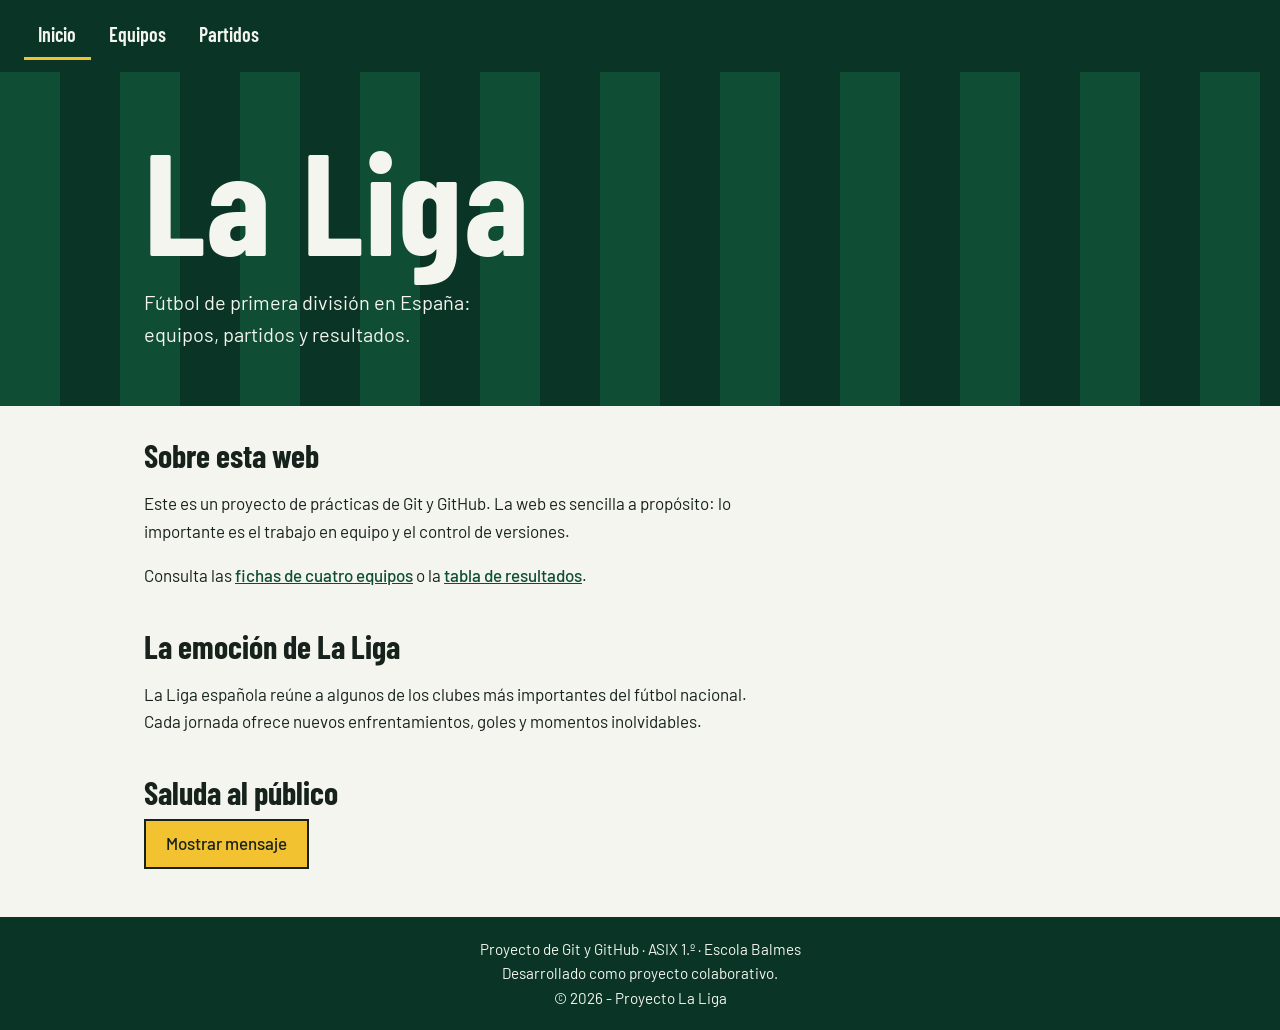
<file: index.html>
<!DOCTYPE html>
<html lang="es">
<head>
  <meta charset="UTF-8">
  <meta name="viewport" content="width=device-width, initial-scale=1">
  <title>La Liga | Inicio</title>
  <link rel="preconnect" href="https://fonts.googleapis.com">
  <link rel="preconnect" href="https://fonts.gstatic.com" crossorigin>
  <link href="https://fonts.googleapis.com/css2?family=Barlow+Condensed:wght@600;700&family=Barlow:wght@400;500&display=swap" rel="stylesheet">
  <link rel="stylesheet" href="css/style.css">
</head>
<body>
  <header class="cabecera">
    <nav class="menu" aria-label="Navegación principal">
      <a href="index.html" class="activo" aria-current="page">Inicio</a>
      <a href="equipos.html">Equipos</a>
      <a href="partidos.html">Partidos</a>
    </nav>

    <div class="portada">
      <h1>La Liga</h1>
      <p class="lema">Fútbol de primera división en España: equipos, partidos y resultados.</p>
    </div>
  </header>

  <main class="contenido">
    <section>
      <h2>Sobre esta web</h2>
      <p>
        Este es un proyecto de prácticas de Git y GitHub. La web es sencilla a propósito:
        lo importante es el trabajo en equipo y el control de versiones.
      </p>
      <p>
        Consulta las <a href="equipos.html">fichas de cuatro equipos</a> o la
        <a href="partidos.html">tabla de resultados</a>.
      </p>
    </section>

        <section>
      <h2>La emoción de La Liga</h2>
      <p>
        La Liga española reúne a algunos de los clubes más importantes
        del fútbol nacional. Cada jornada ofrece nuevos enfrentamientos,
        goles y momentos inolvidables.
      </p>
    </section>
    <section>
      <h2>Saluda al público</h2>
      <button id="btn-mensaje" type="button">Mostrar mensaje</button>
      <p id="mensaje" class="mensaje" role="status" hidden></p>
    </section>
  </main>

<footer class="pie">
    <p>Proyecto de Git y GitHub · ASIX 1.º · Escola Balmes</p>
    <p>Desarrollado como proyecto colaborativo.</p>
    <p>© 2026 - Proyecto La Liga</p>
</footer>

  <script src="js/script.js"></script>
</body>
</html>
</file>
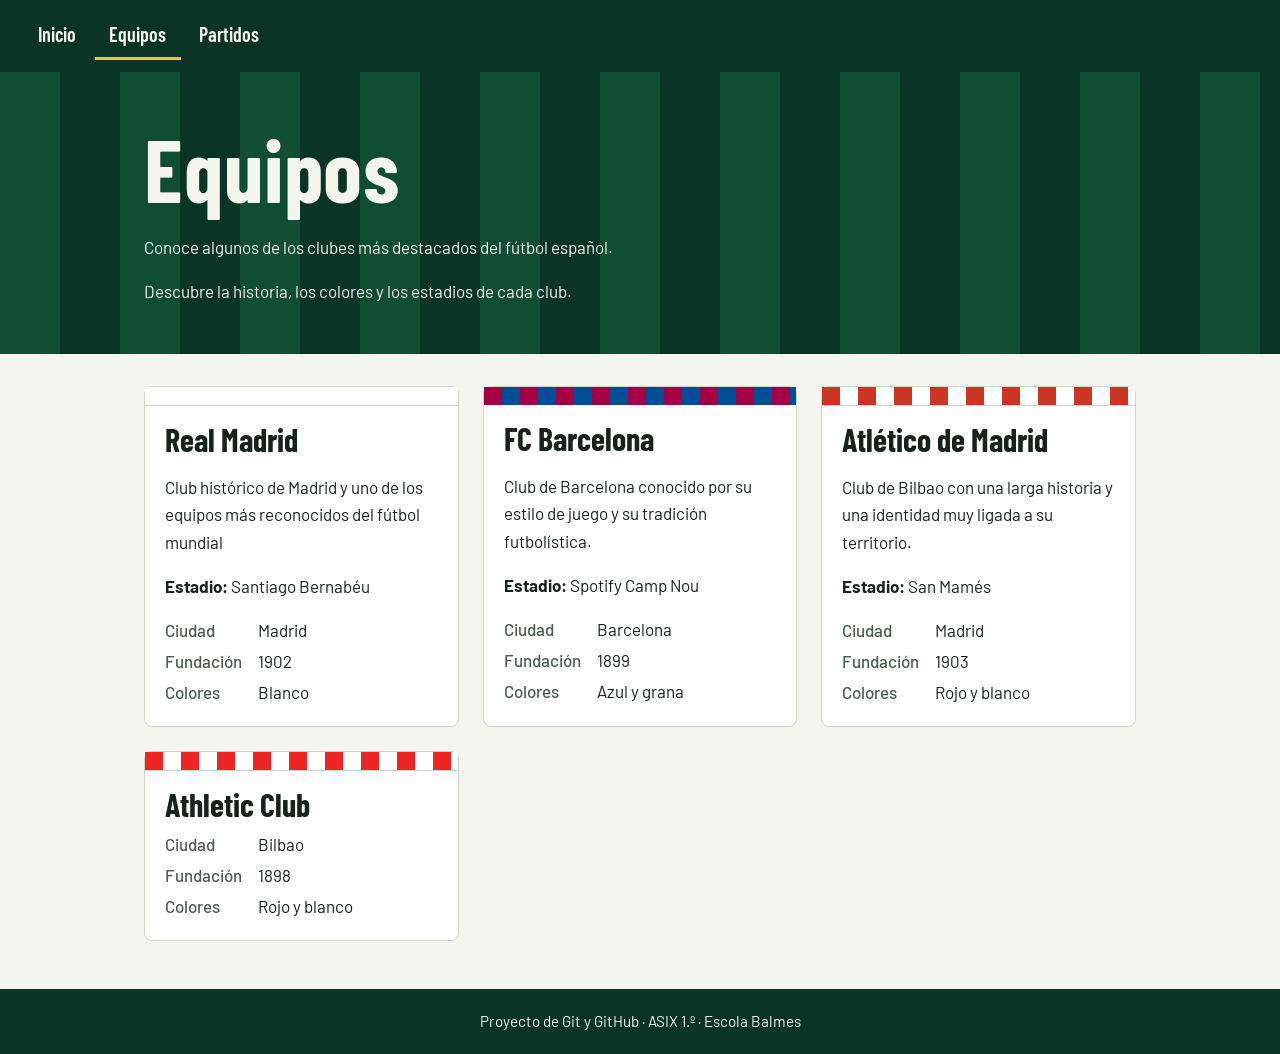
<file: equipos.html>
<!DOCTYPE html>
<html lang="es">
<head>
  <meta charset="UTF-8">
  <meta name="viewport" content="width=device-width, initial-scale=1">
  <title>La Liga | Equipos</title>
  <link rel="preconnect" href="https://fonts.googleapis.com">
  <link rel="preconnect" href="https://fonts.gstatic.com" crossorigin>
  <link href="https://fonts.googleapis.com/css2?family=Barlow+Condensed:wght@600;700&family=Barlow:wght@400;500&display=swap" rel="stylesheet">
  <link rel="stylesheet" href="css/style.css">
</head>
<body>
  <header class="cabecera">
    <nav class="menu" aria-label="Navegación principal">
      <a href="index.html">Inicio</a>
      <a href="equipos.html" class="activo" aria-current="page">Equipos</a>
      <a href="partidos.html">Partidos</a>
    </nav>

    <div class="portada portada-interior">
      <h1>Equipos</h1>
      <p>Conoce algunos de los clubes más destacados del fútbol español.</p>
      <p>Descubre la historia, los colores y los estadios de cada club.</p>
    </div>
  </header>

  <main class="contenido">
    <div class="rejilla-equipos">

      <article class="equipo">
        <div class="camiseta madrid" aria-hidden="true"></div>
        <h2>Real Madrid</h2>
        <p>Club histórico de Madrid y uno de los equipos más reconocidos del fútbol mundial</p>
        <p><strong>Estadio:</strong> Santiago Bernabéu</p>
        <dl>
          <dt>Ciudad</dt><dd>Madrid</dd>
          <dt>Fundación</dt><dd>1902</dd>
          <dt>Colores</dt><dd>Blanco</dd>
        </dl>
      </article>

      <article class="equipo">
        <div class="camiseta barca" aria-hidden="true"></div>
        <h2>FC Barcelona</h2>
        <p>Club de Barcelona conocido por su estilo de juego y su tradición futbolística.</p>
        <p><strong>Estadio:</strong> Spotify Camp Nou</p>
        <dl>
          <dt>Ciudad</dt><dd>Barcelona</dd>
          <dt>Fundación</dt><dd>1899</dd>
          <dt>Colores</dt><dd>Azul y grana</dd>
        </dl>
      </article>

      <article class="equipo">
        <div class="camiseta atletico" aria-hidden="true"></div>
        <h2>Atlético de Madrid</h2>
        <p>Club de Bilbao con una larga historia y una identidad muy ligada a su territorio.</p>
        <p><strong>Estadio:</strong> San Mamés</p>
        <dl>
          <dt>Ciudad</dt><dd>Madrid</dd>
          <dt>Fundación</dt><dd>1903</dd>
          <dt>Colores</dt><dd>Rojo y blanco</dd>
        </dl>
      </article>

      <article class="equipo">
        <div class="camiseta athletic" aria-hidden="true"></div>
        <h2>Athletic Club</h2>
        <dl>
          <dt>Ciudad</dt><dd>Bilbao</dd>
          <dt>Fundación</dt><dd>1898</dd>
          <dt>Colores</dt><dd>Rojo y blanco</dd>
        </dl>
      </article>

    </div>
  </main>

  <footer class="pie">
    <p>Proyecto de Git y GitHub · ASIX 1.º · Escola Balmes</p>
  </footer>

  <script src="js/script.js"></script>
</body>
</html>
</file>
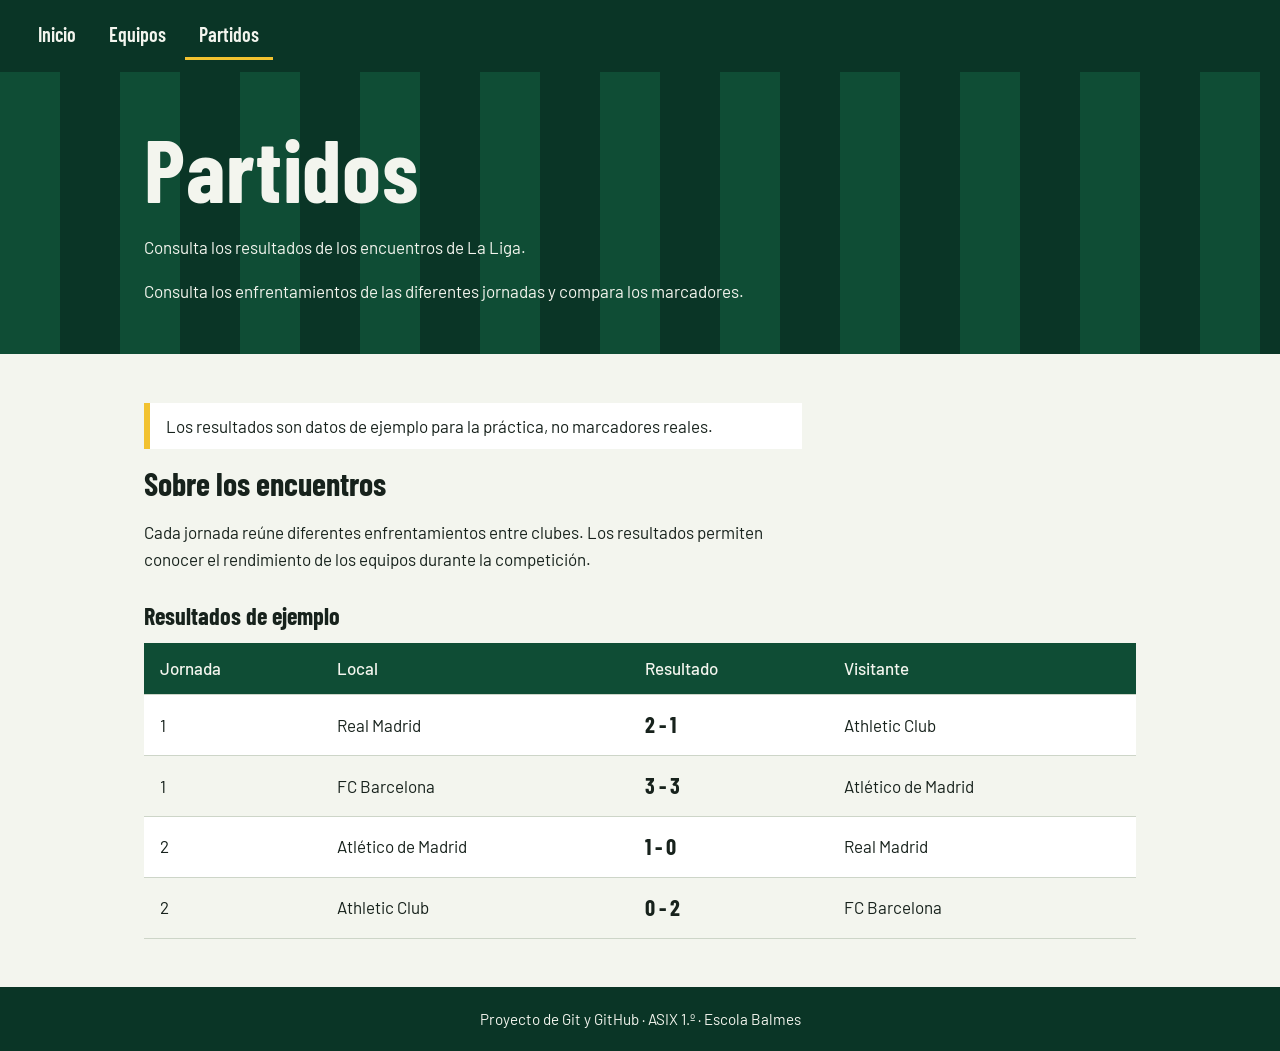
<file: partidos.html>
<!DOCTYPE html>
<html lang="es">
<head>
  <meta charset="UTF-8">
  <meta name="viewport" content="width=device-width, initial-scale=1">
  <title>La Liga | Partidos</title>
  <link rel="preconnect" href="https://fonts.googleapis.com">
  <link rel="preconnect" href="https://fonts.gstatic.com" crossorigin>
  <link href="https://fonts.googleapis.com/css2?family=Barlow+Condensed:wght@600;700&family=Barlow:wght@400;500&display=swap" rel="stylesheet">
  <link rel="stylesheet" href="css/style.css">
</head>
<body>
  <header class="cabecera">
    <nav class="menu" aria-label="Navegación principal">
      <a href="index.html">Inicio</a>
      <a href="equipos.html">Equipos</a>
      <a href="partidos.html" class="activo" aria-current="page">Partidos</a>
    </nav>

    <div class="portada portada-interior">
      <h1>Partidos</h1>
      <p>Consulta los resultados de los encuentros de La Liga.</p>
      <p>Consulta los enfrentamientos de las diferentes jornadas y compara los marcadores.</p>
    </div>
  </header>

  <main class="contenido">
    <p class="aviso">Los resultados son datos de ejemplo para la práctica, no marcadores reales.</p>
    <section>
  <h2>Sobre los encuentros</h2>
  <p>
    Cada jornada reúne diferentes enfrentamientos entre clubes.
    Los resultados permiten conocer el rendimiento de los equipos
    durante la competición.
  </p>
</section>
    <div class="tabla-contenedor">
      <table>
        <caption>Resultados de ejemplo</caption>
        <thead>
          <tr>
            <th scope="col">Jornada</th>
            <th scope="col">Local</th>
            <th scope="col">Resultado</th>
            <th scope="col">Visitante</th>
          </tr>
        </thead>
        <tbody>
          <tr>
            <td>1</td>
            <td>Real Madrid</td>
            <td class="marcador">2 - 1</td>
            <td>Athletic Club</td>
          </tr>
          <tr>
            <td>1</td>
            <td>FC Barcelona</td>
            <td class="marcador">3 - 3</td>
            <td>Atlético de Madrid</td>
          </tr>
          <tr>
            <td>2</td>
            <td>Atlético de Madrid</td>
            <td class="marcador">1 - 0</td>
            <td>Real Madrid</td>
          </tr>
          <tr>
            <td>2</td>
            <td>Athletic Club</td>
            <td class="marcador">0 - 2</td>
            <td>FC Barcelona</td>
          </tr>
        </tbody>
      </table>
    </div>
  </main>

  <footer class="pie">
    <p>Proyecto de Git y GitHub · ASIX 1.º · Escola Balmes</p>
  </footer>

  <script src="js/script.js"></script>
</body>
</html>
</file>
<file: css/style.css>
/* =========================================================
   La Liga · hoja de estilos
   Secciones: 1. Colores y fondo · 2. Tipografía · 3. Estructura
              4. Equipos · 5. Tabla de partidos · 6. Botón y accesibilidad
   ========================================================= */


/* ---------- 1. COLORES Y FONDO ---------- */
:root {
  --cesped: #0f4d35;
  --cesped-oscuro: #0a3526;
  --tiza: #f3f5ee;
  --tarjeta-amarilla: #f2c230;
  --tarjeta-roja: #c8362b;
  --tinta: #17221c;
  --linea: #cdd5c8;
}

body {
  margin: 0;
  background: var(--tiza);
  color: var(--tinta);
}

/* Cabecera con franjas de césped segado */
.cabecera {
  background-color: var(--cesped);
  background-image: repeating-linear-gradient(
    90deg,
    var(--cesped) 0,
    var(--cesped) 60px,
    var(--cesped-oscuro) 60px,
    var(--cesped-oscuro) 120px
  );
  color: var(--tiza);
}

.pie {
  background: var(--cesped-oscuro);
  color: var(--tiza);
}


/* ---------- 2. TIPOGRAFÍA ---------- */
body {
  font-family: "Barlow", "Segoe UI", Arial, sans-serif;
  font-size: 1.0625rem;
  line-height: 1.6;
}

h1,
h2 {
  font-family: "Barlow Condensed", "Arial Narrow", Arial, sans-serif;
  font-weight: 700;
  line-height: 1.1;
}

h1 {
  font-size: clamp(4rem, 14vw, 9rem);
  letter-spacing: 0.01em;
  margin: 0;
}

h2 {
  font-size: 2rem;
  margin: 0 0 0.5rem;
}

.lema {
  font-size: 1.25rem;
  max-width: 36ch;
  margin: 0.5rem 0 0;
}

a {
  color: var(--cesped);
  font-weight: 500;
}


/* ---------- 3. ESTRUCTURA ---------- */
.menu {
  display: flex;
  gap: 0.25rem;
  padding: 0.75rem 1.5rem;
  background: var(--cesped-oscuro);
}

.menu a {
  color: var(--tiza);
  text-decoration: none;
  padding: 0.4rem 0.9rem;
  border-bottom: 3px solid transparent;
  font-family: "Barlow Condensed", "Arial Narrow", Arial, sans-serif;
  font-size: 1.25rem;
  font-weight: 600;
}

.menu a:hover {
  border-bottom-color: var(--tarjeta-amarilla);
}

.menu a.activo {
  border-bottom-color: var(--tarjeta-amarilla);
}

.portada {
  padding: 3rem 1.5rem 3.5rem;
  max-width: 62rem;
  margin: 0 auto;
}

.portada-interior {
  padding-bottom: 2rem;
}

.portada-interior h1 {
  font-size: clamp(3rem, 10vw, 5.5rem);
}

.contenido {
  max-width: 62rem;
  margin: 0 auto;
  padding: 2rem 1.5rem 3rem;
}

.contenido section + section {
  margin-top: 2.5rem;
}

.contenido p {
  max-width: 62ch;
}

.pie {
  padding: 1.25rem 1.5rem;
  text-align: center;
  font-size: 0.95rem;
}

.pie p {
  margin: 0;
}


/* ---------- 4. EQUIPOS ---------- */
.rejilla-equipos {
  display: grid;
  grid-template-columns: repeat(auto-fit, minmax(240px, 1fr));
  gap: 1.5rem;
}

.equipo {
  background: #fff;
  border: 1px solid var(--linea);
  padding: 0 1.25rem 1.25rem;
  border-radius: 8px;
  transition: transform 0.2s ease, box-shadow 0.2s ease;
}

.equipo:hover {
  transform: translateY(-5px);
  box-shadow: 0 5px 15px rgba(0, 0, 0, 0.12);
}

.equipo h2 {
  margin-top: 1rem;
}

.equipo dl {
  margin: 0;
  display: grid;
  grid-template-columns: auto 1fr;
  gap: 0.25rem 1rem;
}

.equipo dt {
  font-weight: 500;
  color: #4d5c52;
}

.equipo dd {
  margin: 0;
}

/* Banda con los colores de la camiseta */
.camiseta {
  height: 18px;
  margin: 0 -1.25rem;
}

.madrid {
  background: #fff;
  border-bottom: 1px solid var(--linea);
}

.barca {
  background: repeating-linear-gradient(90deg, #a50044 0, #a50044 18px, #004d98 18px, #004d98 36px);
}

.atletico {
  background: repeating-linear-gradient(90deg, #cb3524 0, #cb3524 18px, #ffffff 18px, #ffffff 36px);
  border-bottom: 1px solid var(--linea);
}

.athletic {
  background: repeating-linear-gradient(90deg, #ee2523 0, #ee2523 18px, #ffffff 18px, #ffffff 36px);
  border-bottom: 1px solid var(--linea);
}


/* ---------- 5. TABLA DE PARTIDOS ---------- */
.aviso {
  border-left: 6px solid var(--tarjeta-amarilla);
  background: #fff;
  padding: 0.6rem 1rem;
}

.tabla-contenedor {
  overflow-x: auto;
  margin-top: 1.5rem;
}

table {
  width: 100%;
  border-collapse: collapse;
  background: #fff;
}

caption {
  text-align: left;
  font-family: "Barlow Condensed", "Arial Narrow", Arial, sans-serif;
  font-size: 1.5rem;
  font-weight: 700;
  padding-bottom: 0.5rem;
}

th,
td {
  padding: 0.75rem 1rem;
  text-align: left;
  border-bottom: 1px solid var(--linea);
}

thead th {
  background: var(--cesped);
  color: var(--tiza);
  font-weight: 500;
}

.marcador {
  font-family: "Barlow Condensed", "Arial Narrow", Arial, sans-serif;
  font-size: 1.4rem;
  font-weight: 700;
  white-space: nowrap;
}

tbody tr {
  transition: background-color 0.2s ease;
}

tbody tr:hover {
  background: #e1eadf;
}

tbody tr:nth-child(even) {
  background-color: #f3f5ee;
}

tbody tr:nth-child(even):hover {
  background-color: #e1eadf;
}


/* ---------- 6. BOTÓN Y ACCESIBILIDAD ---------- */
button {
  font: inherit;
  font-weight: 500;
  background: var(--tarjeta-amarilla);
  color: var(--tinta);
  border: 2px solid var(--tinta);
  padding: 0.6rem 1.25rem;
  cursor: pointer;
}

button:hover {
  background: var(--tinta);
  color: var(--tarjeta-amarilla);
}

.mensaje {
  margin-top: 1rem;
  padding: 0.75rem 1rem;
  background: #fff;
  border-left: 6px solid var(--tarjeta-roja);
  font-weight: 500;
}

a:focus-visible,
button:focus-visible {
  outline: 3px solid var(--tarjeta-roja);
  outline-offset: 2px;
}

@media (max-width: 480px) {
  .menu {
    padding: 0.5rem 0.75rem;
  }
  .menu a {
    padding: 0.4rem 0.6rem;
  }
}

/* ---------- 7. DISEÑO RESPONSIVE ---------- */

@media (max-width: 600px) {
  .portada {
    padding: 2rem 1rem;
  }

  .contenido {
    padding: 1.5rem 1rem 2rem;
  }

  .rejilla-equipos {
    grid-template-columns: 1fr;
  }

  .tabla-contenedor {
    overflow-x: auto;
  }

  th,
  td {
    padding: 0.5rem;
  }
}
</file>
